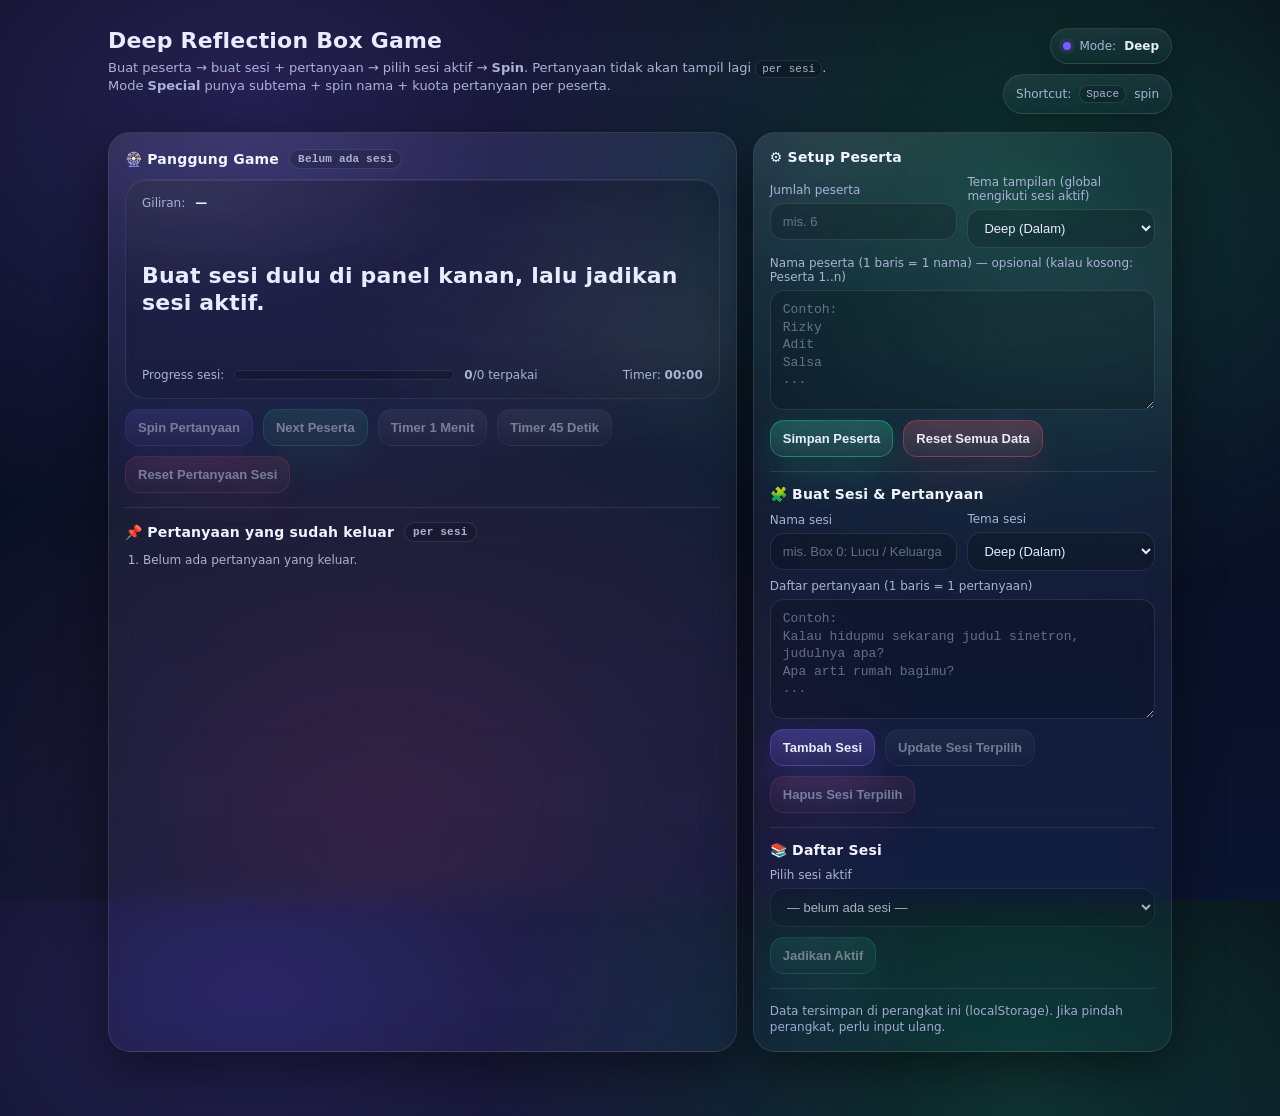
<file: games/index.html>
<!-- index.html -->
<!doctype html>
<html lang="id">
<head>
  <meta charset="utf-8" />
  <meta name="viewport" content="width=device-width,initial-scale=1" />
  <title>Deep Reflection Box Game</title>
  <link rel="stylesheet" href="./styles.css" />
</head>

<body data-theme="deep">
  <div class="wrap">
    <header>
      <div class="title">
        <h1>Deep Reflection Box Game</h1>
        <p class="subtitle">
          Buat peserta → buat sesi + pertanyaan → pilih sesi aktif → <b>Spin</b>.
          Pertanyaan tidak akan tampil lagi <span class="kbd">per sesi</span>.
          Mode <b>Special</b> punya subtema + spin nama + kuota pertanyaan per peserta.
        </p>
      </div>
      <div class="pillrow">
        <div class="pill"><span class="dot"></span> Mode: <b id="pillTheme" class="pillText">Deep</b></div>
        <div class="pill">Shortcut: <span class="kbd">Space</span> spin</div>
      </div>
    </header>

    <div class="grid">
      <!-- LEFT: Game Stage -->
      <section class="card">
        <h2>🎡 Panggung Game <span class="tag" id="activeSessionTag">Belum ada sesi</span></h2>

        <div class="stage" aria-live="polite">
          <div class="who">
            <span>Giliran:</span>
            <strong id="turnName">—</strong>
            <span id="turnHint"></span>
          </div>

          <div>
            <div class="q" id="questionText">Buat sesi dulu di panel kanan, lalu jadikan sesi aktif.</div>
          </div>

          <div class="meta">
            <div class="progress">
              <span>Progress sesi:</span>
              <div class="bar" role="progressbar" aria-label="Progress sesi">
                <i id="barFill"></i>
              </div>
              <span><b id="usedCount">0</b>/<span id="totalCount">0</span> terpakai</span>
            </div>
            <div>
              <span>Timer:</span>
              <b id="timerLabel">00:00</b>
            </div>
          </div>
        </div>

        <!-- Normal buttons -->
        <div class="btnrow" id="normalControls">
          <button class="primary" id="btnSpin" disabled>Spin Pertanyaan</button>
          <button class="good" id="btnNextTurn" disabled>Next Peserta</button>
          <button id="btnStart1m" disabled>Timer 1 Menit</button>
          <button id="btnStart45s" disabled>Timer 45 Detik</button>
          <button class="danger" id="btnResetSession" disabled>Reset Pertanyaan Sesi</button>
        </div>

        <!-- Special controls -->
        <div class="specialPanel" id="specialControls" hidden>
          <div class="specialTop">
            <div class="specialTitle">
              <h3>✨ Special Session</h3>
              <p class="subtitle mini">
                Alur: <b>Spin Nama</b> → peserta pilih <b>Subtema</b> → spin pertanyaan sampai kuota tercapai → peserta selesai → ulangi sampai semua selesai.
              </p>
            </div>
            <div class="specialStats">
              <div class="pill">
                Remaining: <b id="spRemainingCount" class="pillText">0</b>
              </div>
              <div class="pill">
                Kuota/peserta: <b id="spQuota" class="pillText">0</b>
              </div>
              <div class="pill">
                Progress peserta: <b id="spPersonProg" class="pillText">0/0</b>
              </div>
            </div>
          </div>

          <div class="divider"></div>

          <div class="row">
            <label>
              Pilih Subtema (oleh peserta)
              <select id="spSubthemeSelect" disabled></select>
            </label>

            <label>
              (Info) Pertanyaan tersisa di subtema
              <input id="spSubthemeRemaining" disabled value="—" />
            </label>
          </div>

          <div class="btnrow">
            <button class="primary" id="spSpinName" disabled>Spin Nama (Masuk Special)</button>
            <button class="good" id="spConfirmSubtheme" disabled>Kunci Subtema</button>
            <button class="primary" id="spSpinQuestion" disabled>Spin Pertanyaan (Special)</button>
            <button class="danger" id="spResetSpecialRuntime" disabled>Reset Runtime Special</button>
          </div>

          <div class="divider"></div>

          <h2>📌 Log Special (nama + subtema + pertanyaan)</h2>
          <ol class="list" id="spLog"></ol>

          <div class="divider"></div>

          <h2>👥 Remaining (yang belum special)</h2>
          <ul class="list" id="spRemainingList"></ul>
        </div>

        <div class="divider"></div>

        <h2>📌 Pertanyaan yang sudah keluar <span class="tag">per sesi</span></h2>
        <ol class="list" id="usedList"></ol>
      </section>

      <!-- RIGHT: Setup Panels -->
      <aside class="card">
        <h2>⚙️ Setup Peserta</h2>

        <div class="row">
          <label>
            Jumlah peserta
            <input type="number" id="inpCount" min="1" max="30" placeholder="mis. 6" />
          </label>
          <label>
            Tema tampilan (global mengikuti sesi aktif)
            <select id="selTheme">
              <option value="fun">Fun (Lucu)</option>
              <option value="warm">Warm (Hangat)</option>
              <option value="deep" selected>Deep (Dalam)</option>
              <option value="special">Special (Khusus)</option>
              <option value="closing">Closing (Penutup)</option>
            </select>
          </label>
        </div>

        <label class="mt8">
          Nama peserta (1 baris = 1 nama) — opsional (kalau kosong: Peserta 1..n)
          <textarea id="taNames" placeholder="Contoh:
Rizky
Adit
Salsa
..."></textarea>
        </label>

        <div class="btnrow">
          <button class="good" id="btnSavePeople">Simpan Peserta</button>
          <button class="danger" id="btnClearAll">Reset Semua Data</button>
        </div>

        <div class="divider"></div>

        <h2>🧩 Buat Sesi & Pertanyaan</h2>

        <div class="row">
          <label>
            Nama sesi
            <input id="inpSessionName" placeholder="mis. Box 0: Lucu / Keluarga / Special / Closing" />
          </label>
          <label>
            Tema sesi
            <select id="selSessionTheme">
              <option value="fun">Fun (Lucu)</option>
              <option value="warm">Warm (Hangat)</option>
              <option value="deep" selected>Deep (Dalam)</option>
              <option value="special">Special (Khusus)</option>
              <option value="closing">Closing (Penutup)</option>
            </select>
          </label>
        </div>

        <!-- NORMAL session questions -->
        <div id="normalSessionEditor">
          <label class="mt8">
            Daftar pertanyaan (1 baris = 1 pertanyaan)
            <textarea id="taQuestions" placeholder="Contoh:
Kalau hidupmu sekarang judul sinetron, judulnya apa?
Apa arti rumah bagimu?
..."></textarea>
          </label>
        </div>

        <!-- SPECIAL session editor -->
        <div id="specialSessionEditor" hidden>
          <div class="row mt8">
            <label>
              Kuota pertanyaan per peserta (Special)
              <input type="number" id="spQuotaInput" min="1" max="10" placeholder="mis. 2" />
            </label>
            <label>
              Catatan
              <input disabled value="Kuota berlaku per peserta (spin sampai kuota habis)" />
            </label>
          </div>

          <div class="divider"></div>

          <h2>🧷 Subtema Special</h2>

          <div class="row">
            <label>
              Nama Subtema
              <input id="spSubthemeName" placeholder="mis. Keluarga / Kerja / Cita-cita / Asmara / Bebas" />
            </label>
          </div>

          <label class="mt8">
            Pertanyaan Subtema (1 baris = 1 pertanyaan)
            <textarea id="spSubthemeQuestions" placeholder="Contoh:
Hal apa tentang keluargamu yang paling membentuk dirimu?
Apa tekanan terbesar dalam pekerjaanmu?
..."></textarea>
          </label>

          <div class="btnrow">
            <button class="primary" id="spAddSubtheme">Tambah Subtema</button>
            <button id="spUpdateSubtheme" disabled>Update Subtema</button>
            <button class="danger" id="spDeleteSubtheme" disabled>Hapus Subtema</button>
          </div>

          <div class="row mt8">
            <label>
              Daftar Subtema (klik untuk edit)
              <select id="spSubthemeList"></select>
            </label>
            <label>
              Info
              <input id="spSubthemeInfo" disabled value="—" />
            </label>
          </div>

          <p class="subtitle mini mt8">
            Pertanyaan yang sudah keluar akan ditandai sebagai “used” <b>per subtema</b> dan dipakai bersama semua peserta.
          </p>
        </div>

        <div class="btnrow mt8">
          <button class="primary" id="btnAddSession">Tambah Sesi</button>
          <button id="btnUpdateSession" disabled>Update Sesi Terpilih</button>
          <button class="danger" id="btnDeleteSession" disabled>Hapus Sesi Terpilih</button>
        </div>

        <div class="divider"></div>

        <h2>📚 Daftar Sesi</h2>
        <div class="row">
          <label>
            Pilih sesi aktif
            <select id="selSessions"></select>
          </label>
        </div>

        <div class="btnrow">
          <button class="good" id="btnSetActive" disabled>Jadikan Aktif</button>
        </div>

        <div class="divider"></div>

        <p class="subtitle mini">
          Data tersimpan di perangkat ini (localStorage). Jika pindah perangkat, perlu input ulang.
        </p>
      </aside>
    </div>
  </div>

  <div class="toast" id="toast"></div>

  <script src="./app.js"></script>
</body>
</html>
</file>
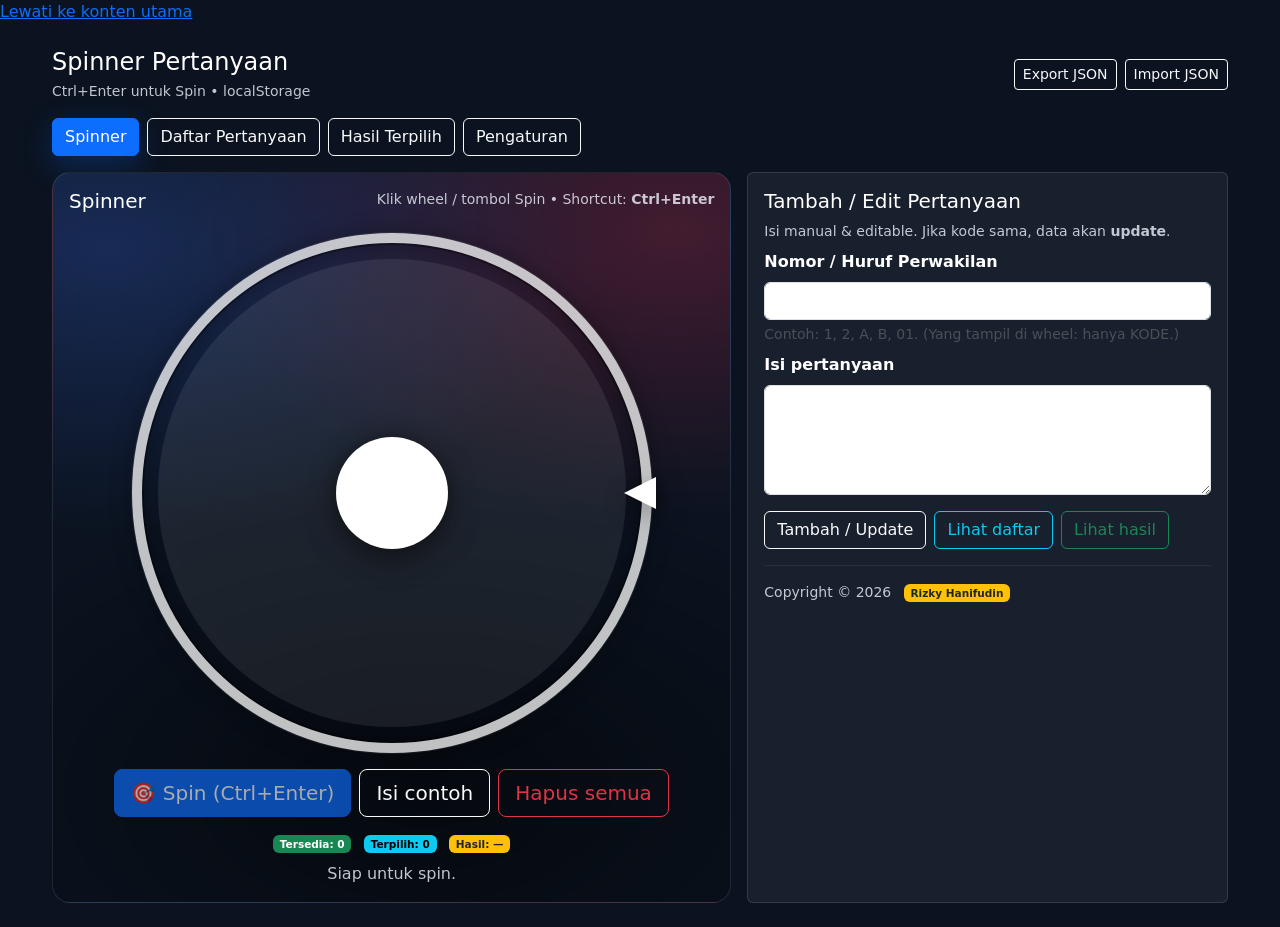
<file: question-player/index.html>
<!doctype html>
<html lang="id">
<head>
  <meta charset="utf-8" />
  <meta name="viewport" content="width=device-width,initial-scale=1" />
  <title>Spinner Pertanyaan</title>

  <!-- Bootstrap 5 -->
  <link href="https://cdn.jsdelivr.net/npm/bootstrap@5.3.3/dist/css/bootstrap.min.css" rel="stylesheet">

  <style>
    :root{
      --wheel-size: clamp(260px, 82vw, 520px);
      --focus-ring: 0 0 0 .25rem rgba(13,110,253,.25);
    }
    body { background: #0b1320; color: #e9eef7; }
    .app-wrap { max-width: 1200px; }
    .card { background: rgba(255,255,255,.06); border: 1px solid rgba(255,255,255,.12); }
    .muted { color: rgba(233,238,247,.82); }
    /* .small.muted a { color: yellow; text-decoration: none; } /* Opsional: menghapus garis bawah */ */
    /* .small.muted a:hover { color: gold; } /* Supaya saat kursor di atasnya warna tidak hilang */ */
    .form-check-label { color: rgba(233,238,247,.82); } /* putih dipengaturan  */
RGBA(var(--bs-warning-rgb), var(--bs-bg-opacity, 1)) !important
    .skip-link{
      position:absolute; left:-999px; top:0; background:#fff; color:#000;
      padding:8px 10px; z-index:9999; border-radius:10px;
    }
    .skip-link:focus{ left:12px; top:12px; box-shadow: var(--focus-ring); }

    .navbtn[aria-current="page"]{
      background: #0d6efd !important;
      border-color: #0d6efd !important;
      color: #fff !important;
      box-shadow: 0 10px 30px rgba(13,110,253,.25);
    }

    :focus-visible{ outline: none; box-shadow: var(--focus-ring); border-radius: 12px; }

    /* Stage background like your screenshot (soft dark gradient) */
    .stageBg{
      background:
        radial-gradient(900px 520px at 8% 10%, rgba(41, 72, 150,.45), rgba(0,0,0,0) 55%),
        radial-gradient(900px 520px at 92% 8%, rgba(150, 41, 72,.40), rgba(0,0,0,0) 55%),
        radial-gradient(900px 520px at 55% 85%, rgba(0, 0, 0,.55), rgba(0,0,0,0) 60%),
        #0b1320;
      border-radius: 18px;
      border: 1px solid rgba(255,255,255,.10);
    }

    /* Wheel container (drop-shadow like the image) */
    .wheelStage{
      width: var(--wheel-size);
      aspect-ratio: 1 / 1;
      margin-inline: auto;
      position: relative;
      filter: drop-shadow(0 0 10px rgba(0,0,0,.55));
      touch-action: manipulation;
      user-select:none;
    }

    canvas#wheelCanvas{
      width: 100%;
      height: 100%;
      border-radius: 9999px;
      display:block;
    }

    /* Outer rim like image: thick with subtle highlight */
    .wheelRim{
      position:absolute; inset: 0;
      border-radius: 9999px;
      border: 10px solid rgba(255,255,255,.75);
      box-shadow:
        inset 0 0 0 2px rgba(0,0,0,.35),
        0 0 0 1px rgba(255,255,255,.08);
      pointer-events:none;
    }

    /* White center circle like image */
    .wheelHub{
      position:absolute;
      inset: 50% auto auto 50%;
      transform: translate(-50%,-50%);
      width: clamp(78px, 20vw, 112px);
      height: clamp(78px, 20vw, 112px);
      border-radius: 9999px;
      background: #fff;
      box-shadow: 0 10px 30px rgba(0,0,0,.35);
      z-index: 6;
      pointer-events:none;
    }

    /* Pointer on RIGHT like your screenshot */
    .pointerLeft{
      position:absolute;
      top: 50%;
      right: -4px;
      transform: translate(0, -50%);
      width: 0; height: 0;
      border-top: 16px solid transparent;
      border-bottom: 16px solid transparent;
      border-right: 32px solid #ffffff;/* white pointer */
      z-index: 7;
      filter: drop-shadow(0 10px 12px rgba(0,0,0,.35));
      pointer-events:none;
    }

    /* Center overlay button for accessibility */
    .centerOverlay{
      position:absolute;
      inset: 50% auto auto 50%;
      transform: translate(-50%,-50%);
      width: clamp(160px, 42vw, 240px);
      height: clamp(160px, 42vw, 240px);
      border-radius: 9999px;
      background: transparent;
      border: 0;
      z-index: 8;
      display:grid;
      place-items:center;
      color: transparent;
    }

    /* Dialog */
    dialog{
      border: 1px solid rgba(255,255,255,.25);
      border-radius: 14px;
      padding: 14px;
      width: min(760px, calc(100% - 22px));
      background: #0f1a2b;
      color: #e9eef7;
    }
    dialog::backdrop{ background: rgba(0,0,0,.55); }

    .qrow{
      border: 1px solid rgba(255,255,255,.14);
      border-radius: 14px;
      padding: 10px 12px;
      background: rgba(255,255,255,.04);
    }
    .qrow:hover{ background: rgba(255,255,255,.06); }

    .code-chip{
      display:inline-flex;
      align-items:center;
      justify-content:center;
      min-width: 46px;
      padding: 6px 10px;
      border-radius: 999px;
      font-weight: 900;
      color: rgba(0,0,0,.85);
      border: 1px solid rgba(255,255,255,.25);
      user-select:none;
    }

    .sr-only{
      position:absolute !important; width:1px; height:1px;
      padding:0; margin:-1px; overflow:hidden; clip: rect(0,0,0,0);
      white-space:nowrap; border:0;
    }
  </style>
</head>

<body>
<a class="skip-link" href="#main">Lewati ke konten utama</a>

<div class="container py-4 app-wrap">
  <header class="d-flex flex-wrap align-items-center justify-content-between gap-2 mb-3">
    <div>
      <h1 class="h4 mb-1 text-white">Spinner Pertanyaan</h1>
      <div class="muted small">Ctrl+Enter untuk Spin • localStorage</div>
    </div>
    <div class="d-flex gap-2">
      <button class="btn btn-outline-light btn-sm" id="btnExport" type="button">Export JSON</button>
      <button class="btn btn-outline-light btn-sm" id="btnImport" type="button">Import JSON</button>
      <input class="sr-only" id="fileImport" type="file" accept="application/json" />
    </div>
  </header>

  <div class="sr-only" aria-live="polite" aria-atomic="true" id="live"></div>

  <nav class="d-flex flex-wrap gap-2 mb-3" aria-label="Menu">
    <button type="button" class="btn btn-outline-light navbtn" data-view="spin" aria-current="page">Spinner</button>
    <button type="button" class="btn btn-outline-light navbtn" data-view="bank">Daftar Pertanyaan</button>
    <button type="button" class="btn btn-outline-light navbtn" data-view="hasil">Hasil Terpilih</button>
    <button type="button" class="btn btn-outline-light navbtn" data-view="set">Pengaturan</button>
  </nav>

  <main id="main">
    <section data-view-section="spin">
      <div class="row g-3 align-items-stretch">
        <div class="col-12 col-lg-7">
          <div class="card p-3 h-100 stageBg">
            <div class="d-flex flex-wrap align-items-start justify-content-between gap-2">
              <h2 class="h5 mb-1 text-white">Spinner</h2>
              <div class="small muted" id="spinHelp">
                Klik wheel / tombol Spin • Shortcut: <b>Ctrl+Enter</b>
              </div>
            </div>

            <div class="mt-3 text-center" aria-describedby="spinHelp">
              <div class="wheelStage">
                <div class="pointerLeft" aria-hidden="true"></div>

                <canvas id="wheelCanvas" width="700" height="700" aria-label="Wheel spinner. Klik untuk spin, atau tekan Ctrl+Enter."></canvas>
                <div class="wheelRim" aria-hidden="true"></div>
                <div class="wheelHub" aria-hidden="true"></div>

                <button id="centerSpin" class="centerOverlay" type="button" aria-label="Spin (Ctrl+Enter)"></button>
              </div>

              <div class="mt-3 d-flex flex-column flex-sm-row justify-content-center gap-2">
                <button class="btn btn-primary btn-lg" id="btnSpin" type="button">🎯 Spin (Ctrl+Enter)</button>
                <button class="btn btn-outline-light btn-lg" id="btnResetDemo" type="button">Isi contoh</button>
                <button class="btn btn-outline-danger btn-lg" id="btnClearAll" type="button">Hapus semua</button>
              </div>

              <div class="mt-3 small">
                <span class="badge text-bg-success me-2">Tersedia: <span id="countAvailable">0</span></span>
                <span class="badge text-bg-info">Terpilih: <span id="countPicked">0</span></span>
                <span class="badge text-bg-warning text-dark ms-2">Hasil: <span id="ringValue">—</span></span>
              </div>

              <div class="mt-2 muted" id="spinStatus">Siap untuk spin.</div>
            </div>
          </div>
        </div>

        <div class="col-12 col-lg-5">
          <div class="card p-3 h-100">
            <h2 class="h5 mb-2 text-white">Tambah / Edit Pertanyaan</h2>
            <p class="muted small mb-2">Isi manual & editable. Jika kode sama, data akan <b>update</b>.</p>

            <div class="mb-2">
              <label for="kode" class="form-label fw-semibold text-white">Nomor / Huruf Perwakilan</label>
              <input id="kode" class="form-control" type="text" maxlength="8" autocomplete="off"
                     aria-describedby="kodeHint" />
              <div class="form-text text-light-emphasis" id="kodeHint">
                Contoh: 1, 2, A, B, 01. (Yang tampil di wheel: hanya KODE.)
              </div>
            </div>

            <div class="mb-2">
              <label for="pertanyaan" class="form-label fw-semibold text-white">Isi pertanyaan</label>
              <textarea id="pertanyaan" class="form-control" rows="4"></textarea>
            </div>

            <div class="d-flex flex-wrap gap-2 mt-2">
              <button class="btn btn-outline-light" id="btnAdd" type="button">Tambah / Update</button>
              <button class="btn btn-outline-info" id="btnGoBank" type="button">Lihat daftar</button>
              <button class="btn btn-outline-success" id="btnGoHasil" type="button">Lihat hasil</button>
            </div>

            <hr class="border-light border-opacity-25 my-3">
            <div class="small muted">
              Copyright © 2026 <span class="badge text-bg-warning text-dark ms-2">
    <a href="https://id.linkedin.com/in/rizky-hanifudin" class="text-dark text-decoration-none">Rizky Hanifudin</a>
</span>
            </div>
          </div>
        </div>
      </div>
    </section>

    <section data-view-section="bank" hidden>
      <div class="card p-3">
        <div class="d-flex flex-wrap align-items-center justify-content-between gap-2">
          <h2 class="h5 mb-0 text-white">Daftar Pertanyaan</h2>
          <div class="small muted">Bisa disembunyikan saat spin (pengaturan).</div>
        </div>

        <div class="mt-3 muted" id="bankEmpty">Belum ada pertanyaan.</div>
        <div class="mt-3 d-grid gap-2" id="bankList"></div>
      </div>
    </section>

    <section data-view-section="hasil" hidden>
      <div class="card p-3">
        <div class="d-flex flex-wrap align-items-center justify-content-between gap-2">
          <h2 class="h5 mb-0 text-white">Hasil Terpilih</h2>
          <div class="small muted">Riwayat pertanyaan yang sudah keluar.</div>
        </div>

        <div class="mt-3 muted" id="hasilEmpty">Belum ada hasil.</div>
        <div class="mt-3 d-grid gap-2" id="hasilList"></div>
      </div>
    </section>

    <section data-view-section="set" hidden>
      <div class="card p-3">
        <h2 class="h5 text-white">Pengaturan</h2>

        <div class="form-check form-switch mt-2">
          <input class="form-check-input" type="checkbox" id="autoRemove">
          <label class="form-check-label" for="autoRemove">
            Pertanyaan yang terpilih hilang otomatis (default ON)
          </label>
        </div>
        <div class="muted small">Jika OFF, popup punya tombol “Remove dari daftar”.</div>

        <div class="form-check form-switch mt-3">
          <input class="form-check-input" type="checkbox" id="hideBankOnSpin" checked>
          <label class="form-check-label" for="hideBankOnSpin">
            Sembunyikan daftar pertanyaan saat spin
          </label>
        </div>

        <div class="form-check form-switch mt-3">
          <input class="form-check-input" type="checkbox" id="reduceAnim">
          <label class="form-check-label" for="reduceAnim">
            Kurangi animasi spin (ramah screen reader)
          </label>
        </div>

        <div class="form-check form-switch mt-3">
          <input class="form-check-input" type="checkbox" id="soundOn">
          <label class="form-check-label" for="soundOn">
            Efek suara spin (toggle aksesibilitas)
          </label>
        </div>
        <div class="muted small">Suara dibuat dengan Web Audio (tanpa file eksternal).</div>
      </div>
    </section>
  </main>
</div>

<dialog id="dlgQuestion" aria-labelledby="dlgTitle">
  <h2 id="dlgTitle" class="h5 mb-2">Pertanyaan terpilih</h2>
  <p class="mb-2"><b>Kode:</b> <span id="dlgCode">—</span></p>
  <p class="mb-1"><b>Pertanyaan:</b></p>
  <p id="dlgText" class="mb-3"></p>

  <div class="d-flex flex-wrap gap-2 justify-content-end">
    <button class="btn btn-primary" id="dlgOk" type="button">OK</button>
    <button class="btn btn-outline-danger" id="dlgRemove" type="button" hidden>Remove dari daftar</button>
  </div>
</dialog>

<dialog id="dlgConfirm" aria-labelledby="dlgConfirmTitle">
  <h2 id="dlgConfirmTitle" class="h5 mb-2">Konfirmasi</h2>
  <p id="dlgConfirmText" class="mb-3">—</p>
  <div class="d-flex flex-wrap gap-2 justify-content-end">
    <button class="btn btn-primary" id="confirmYes" type="button">Ya</button>
    <button class="btn btn-outline-light" id="confirmNo" type="button">Tidak</button>
  </div>
</dialog>

<script>
(() => {
  const LS_KEY = "spinner_qa_style_like_image_v1";
  const $ = (id) => document.getElementById(id);

  const live = $("live");
  const canvas = $("wheelCanvas");
  const ctx = canvas.getContext("2d");

  const ringValue = $("ringValue");
  const spinStatus = $("spinStatus");
  const btnSpin = $("btnSpin");
  const centerSpin = $("centerSpin");
  const btnAdd = $("btnAdd");
  const btnGoBank = $("btnGoBank");
  const btnGoHasil = $("btnGoHasil");
  const btnResetDemo = $("btnResetDemo");
  const btnClearAll = $("btnClearAll");

  const inpCode = $("kode");
  const inpText = $("pertanyaan");

  const countAvailable = $("countAvailable");
  const countPicked = $("countPicked");

  const bankList = $("bankList");
  const bankEmpty = $("bankEmpty");
  const hasilList = $("hasilList");
  const hasilEmpty = $("hasilEmpty");

  const dlgQuestion = $("dlgQuestion");
  const dlgCode = $("dlgCode");
  const dlgText = $("dlgText");
  const dlgOk = $("dlgOk");
  const dlgRemove = $("dlgRemove");

  const dlgConfirm = $("dlgConfirm");
  const dlgConfirmText = $("dlgConfirmText");
  const confirmYes = $("confirmYes");
  const confirmNo = $("confirmNo");

  const autoRemove = $("autoRemove");
  const hideBankOnSpin = $("hideBankOnSpin");
  const reduceAnim = $("reduceAnim");
  const soundOn = $("soundOn");

  const btnExport = $("btnExport");
  const btnImport = $("btnImport");
  const fileImport = $("fileImport");

  let state = {
    items: [],
    picked: [],
    settings: {
      autoRemove: true,
      hideBankOnSpin: true,
      reduceAnim: false,
      soundOn: false
    }
  };

  const SLICE_COLORS = ["#d7192a", "#2b66d9", "#18a84a", "#f3c11b"]; // red, blue, green, yellow
  function colorForIndex(i){ return SLICE_COLORS[i % SLICE_COLORS.length]; }
  function textColorForFill(hex){
    if (hex === "#f3c11b" || hex === "#18a84a") return "rgba(0,0,0,.80)";
    return "rgba(255,255,255,.92)";
  }

  function cryptoInt(n){
    if (n <= 1) return 0;
    const buf = new Uint32Array(1);
    const max = 0xFFFFFFFF;
    const limit = max - (max % n);
    while (true){
      crypto.getRandomValues(buf);
      const x = buf[0];
      if (x < limit) return x % n;
    }
  }

  let audioCtx = null;
  function ensureAudio(){
    if (!audioCtx) audioCtx = new (window.AudioContext || window.webkitAudioContext)();
  }
  function beep(freq=440, duration=0.08, gain=0.05, type="sine"){
    if (!state.settings.soundOn) return;
    try{
      ensureAudio();
      const t0 = audioCtx.currentTime;
      const o = audioCtx.createOscillator();
      const g = audioCtx.createGain();
      o.type = type;
      o.frequency.setValueAtTime(freq, t0);
      g.gain.setValueAtTime(gain, t0);
      g.gain.exponentialRampToValueAtTime(0.0001, t0 + duration);
      o.connect(g); g.connect(audioCtx.destination);
      o.start(t0);
      o.stop(t0 + duration);
    }catch{}
  }
  function spinSound(){
    if (!state.settings.soundOn) return;
    const steps = 12;
    for (let i=0;i<steps;i++){
      setTimeout(() => beep(220 + i*55, 0.045, 0.03, "triangle"), i*55);
    }
  }
  function winSound(){
    beep(740, 0.10, 0.06, "sine");
    setTimeout(() => beep(980, 0.10, 0.05, "sine"), 110);
  }

  function announce(msg){
    live.textContent = "";
    setTimeout(() => { live.textContent = msg; }, 10);
  }

  function save(){ localStorage.setItem(LS_KEY, JSON.stringify(state)); }
  function load(){
    try{
      const raw = localStorage.getItem(LS_KEY);
      if (!raw) return;
      const parsed = JSON.parse(raw);
      if (parsed && typeof parsed === "object") state = parsed;
    }catch{}
  }
  function availableItems(){ return state.items.filter(it => !it.removed); }

  function applySettingsUI(){
    state.settings = Object.assign({autoRemove:true, hideBankOnSpin:true, reduceAnim:false, soundOn:false}, state.settings||{});
    autoRemove.checked = !!state.settings.autoRemove;
    hideBankOnSpin.checked = !!state.settings.hideBankOnSpin;
    reduceAnim.checked = !!state.settings.reduceAnim;
    soundOn.checked = !!state.settings.soundOn;
  }

  function goView(name){
    document.querySelectorAll(".navbtn").forEach(btn => {
      btn.setAttribute("aria-current", btn.dataset.view === name ? "page" : "false");
    });
    document.querySelectorAll("[data-view-section]").forEach(sec => {
      sec.hidden = sec.dataset.viewSection !== name;
    });
  }
  document.querySelectorAll(".navbtn").forEach(btn => btn.addEventListener("click", () => goView(btn.dataset.view)));
  btnGoBank.addEventListener("click", () => goView("bank"));
  btnGoHasil.addEventListener("click", () => goView("hasil"));

  autoRemove.addEventListener("change", () => { state.settings.autoRemove = autoRemove.checked; save(); announce(`Auto remove ${autoRemove.checked ? "aktif" : "nonaktif"}.`); });
  hideBankOnSpin.addEventListener("change", () => { state.settings.hideBankOnSpin = hideBankOnSpin.checked; save(); announce(`Sembunyikan daftar saat spin ${hideBankOnSpin.checked ? "aktif" : "nonaktif"}.`); });
  reduceAnim.addEventListener("change", () => { state.settings.reduceAnim = reduceAnim.checked; save(); announce(`Kurangi animasi ${reduceAnim.checked ? "aktif" : "nonaktif"}.`); });
  soundOn.addEventListener("change", () => {
    state.settings.soundOn = soundOn.checked;
    save();
    if (state.settings.soundOn) beep(520, 0.06, 0.04, "sine");
    announce(`Suara ${soundOn.checked ? "aktif" : "nonaktif"}.`);
  });

  btnAdd.addEventListener("click", () => {
    const code = inpCode.value.trim();
    const text = inpText.value.trim();
    if (!code){ announce("Kode wajib diisi."); inpCode.focus(); return; }
    if (!text){ announce("Pertanyaan wajib diisi."); inpText.focus(); return; }

    const existing = state.items.find(it => !it.removed && it.code.toLowerCase() === code.toLowerCase());
    if (existing){
      existing.code = code; existing.text = text;
      announce(`Pertanyaan kode ${code} diperbarui.`);
    } else {
      state.items.push({ id: crypto.randomUUID(), code, text, removed:false });
      announce(`Pertanyaan kode ${code} ditambahkan.`);
    }
    inpCode.value = ""; inpText.value = "";
    save(); renderAll(); inpCode.focus();
  });

  btnResetDemo.addEventListener("click", () => {
    if (state.items.length){
      confirmDialog("Tambah data contoh tanpa menghapus data yang ada?", () => addDemo(false));
      return;
    }
    addDemo(true);
  });

  function addDemo(clearFirst){
    if (clearFirst){ state.items=[]; state.picked=[]; }
    const demo = [
      ["2. HD", "Contoh pertanyaan untuk 2. HD"],
      ["asd", "Contoh pertanyaan untuk asd"],
      ["psp", "Contoh pertanyaan untuk psp"],
      ["osa", "Contoh pertanyaan untuk osa"],
      ["1", "Sebutkan 1 hal yang kamu pelajari minggu ini."],
      ["A", "Ceritakan 1 pencapaian kecil yang kamu banggakan."],
      ["B", "Apa satu hal yang ingin kamu tanyakan ke tim?"],
      ["3", "Jika bisa mengubah 1 proses kerja, apa itu?"],
    ];
    for (const [c,t] of demo) state.items.push({ id: crypto.randomUUID(), code:c, text:t, removed:false });
    save(); renderAll(); announce("Contoh data ditambahkan.");
  }

  btnClearAll.addEventListener("click", () => {
    confirmDialog("Hapus semua data pertanyaan dan hasil?", () => {
      state.items=[]; state.picked=[];
      save(); renderAll();
      ringValue.textContent = "—";
      announce("Semua data dihapus.");
    });
  });

  btnExport.addEventListener("click", () => {
    const blob = new Blob([JSON.stringify(state, null, 2)], { type: "application/json" });
    const a = document.createElement("a");
    a.href = URL.createObjectURL(blob);
    a.download = "spinner-pertanyaan.json";
    a.click();
    URL.revokeObjectURL(a.href);
    announce("Export JSON dibuat.");
  });
  btnImport.addEventListener("click", () => fileImport.click());
  fileImport.addEventListener("change", async () => {
    const f = fileImport.files && fileImport.files[0];
    if (!f) return;
    try{
      const txt = await f.text();
      const parsed = JSON.parse(txt);
      if (!parsed || typeof parsed !== "object") throw new Error("format");
      if (!Array.isArray(parsed.items) || !Array.isArray(parsed.picked) || !parsed.settings) throw new Error("format");
      state = parsed;
      save(); renderAll();
      announce("Import berhasil.");
    }catch{
      announce("Import gagal. Pastikan file JSON valid.");
    }finally{
      fileImport.value = "";
    }
  });

  function renderCounts(){
    countAvailable.textContent = String(availableItems().length);
    countPicked.textContent = String(state.picked.length);
    btnSpin.disabled = availableItems().length === 0 || spinning;
    centerSpin.disabled = btnSpin.disabled;
  }

  function escapeHtml(s){
    return String(s).replace(/[&<>"']/g, m => ({ "&":"&amp;","<":"&lt;",">":"&gt;",'"':"&quot;","'":"&#039;" }[m]));
  }

  function renderBank(){
    const items = availableItems();
    bankList.innerHTML = "";
    bankEmpty.hidden = items.length !== 0;

    items.forEach((it, idx) => {
      const row = document.createElement("div");
      row.className = "qrow d-flex flex-column flex-sm-row gap-2 align-items-start align-items-sm-center justify-content-between";

      const left = document.createElement("div");
      left.className = "d-flex gap-2 align-items-start";

      const chip = document.createElement("span");
      chip.className = "code-chip";
      chip.textContent = it.code;
      chip.style.background = colorForIndex(idx);

      const text = document.createElement("div");
      text.innerHTML = `<div class="fw-semibold text-white">${escapeHtml(it.text)}</div>`;
      left.append(chip, text);

      const right = document.createElement("div");
      right.className = "d-flex flex-wrap gap-2";

      const editBtn = document.createElement("button");
      editBtn.type = "button";
      editBtn.className = "btn btn-outline-info btn-sm";
      editBtn.textContent = "Edit";
      editBtn.setAttribute("aria-label", `Edit pertanyaan kode ${it.code}`);

      const delBtn = document.createElement("button");
      delBtn.type = "button";
      delBtn.className = "btn btn-outline-danger btn-sm";
      delBtn.textContent = "Hapus";
      delBtn.setAttribute("aria-label", `Hapus pertanyaan kode ${it.code}`);

      editBtn.addEventListener("click", () => {
        inpCode.value = it.code;
        inpText.value = it.text;
        announce(`Mode edit untuk kode ${it.code}.`);
        goView("spin");
        inpCode.focus();
      });

      delBtn.addEventListener("click", () => confirmDialog(`Hapus pertanyaan ${it.code}?`, () => {
        it.removed = true;
        save();
        renderAll();
        announce(`Pertanyaan ${it.code} dihapus.`);
      }));

      right.append(editBtn, delBtn);
      row.append(left, right);
      bankList.append(row);
    });
  }

  function renderHasil(){
    hasilList.innerHTML = "";
    hasilEmpty.hidden = state.picked.length !== 0;

    [...state.picked].slice().reverse().forEach((p) => {
      const row = document.createElement("div");
      row.className = "qrow";
      const when = new Date(p.atISO).toLocaleString();
      row.innerHTML = `
        <div class="d-flex flex-wrap gap-2 align-items-center">
          <span class="badge text-bg-warning text-dark">Terpilih</span>
          <span class="fw-bold text-white">${escapeHtml(p.code)}</span>
          <span class="muted small">${escapeHtml(when)}</span>
        </div>
        <div class="mt-1 text-white">${escapeHtml(p.text)}</div>
      `;
      hasilList.append(row);
    });
  }

  let lastFocusEl = null;
  function confirmDialog(text, onYes){
    dlgConfirmText.textContent = text;
    lastFocusEl = document.activeElement;
    dlgConfirm.showModal();

    const cleanup = () => { confirmYes.onclick = null; confirmNo.onclick = null; };
    confirmYes.onclick = () => { dlgConfirm.close(); cleanup(); onYes?.(); restoreFocus(); };
    confirmNo.onclick = () => { dlgConfirm.close(); cleanup(); restoreFocus(); };
  }
  function restoreFocus(){
    (lastFocusEl && lastFocusEl.focus) ? lastFocusEl.focus() : btnSpin.focus();
  }

  function showQuestionDialog(item){
    dlgCode.textContent = item.code;
    dlgText.textContent = item.text;
    dlgRemove.hidden = !!state.settings.autoRemove;

    dlgQuestion.showModal();
    setTimeout(() => dlgOk.focus(), 0);

    dlgOk.onclick = () => { dlgQuestion.close(); btnSpin.focus(); };
    dlgRemove.onclick = () => {
      const it = state.items.find(x => x.id === item.id);
      if (it) it.removed = true;
      save(); renderAll();
      announce(`Pertanyaan ${item.code} dihapus dari daftar.`);
      dlgQuestion.close();
      btnSpin.focus();
    };
  }

  // ===== Canvas wheel =====
  let currentAngle = 0;  // radians
  let spinning = false;

  // Glow highlight (pulse)
  let highlightIndex = -1;
  let highlightUntil = 0;

  function fitCanvasToCSS(){
    const rect = canvas.getBoundingClientRect();
    const dpr = Math.max(1, window.devicePixelRatio || 1);
    const size = Math.floor(Math.min(rect.width, rect.height) * dpr);
    if (canvas.width !== size || canvas.height !== size){
      canvas.width = size;
      canvas.height = size;
    }
  }

  function drawWheel(now=performance.now()){
    fitCanvasToCSS();
    const items = availableItems();
    const w = canvas.width, h = canvas.height;
    const cx = w/2, cy = h/2;
    const r = Math.min(cx, cy) * 0.90;

    ctx.clearRect(0,0,w,h);

    ctx.save();
    ctx.translate(cx, cy);
    ctx.rotate(currentAngle);

    if (!items.length){
      ctx.beginPath();
      ctx.arc(0,0,r,0,Math.PI*2);
      ctx.fillStyle = "rgba(255,255,255,.08)";
      ctx.fill();
      ctx.restore();
      requestAnimationFrame(drawWheel);
      return;
    }

    const total = items.length;
    const slice = (Math.PI*2) / total;

    for (let i=0;i<total;i++){
      const start = i*slice;
      const end = start + slice;

      const fill = colorForIndex(i);

      ctx.beginPath();
      ctx.moveTo(0,0);
      ctx.arc(0,0,r,start,end);
      ctx.closePath();
      ctx.fillStyle = fill;
      ctx.fill();

      // separator
      ctx.strokeStyle = "rgba(0,0,0,.28)";
      ctx.lineWidth = Math.max(1, w * 0.0028);
      ctx.stroke();

      const code = String(items[i].code ?? "").trim();
      if (code){
        const mid = start + slice/2;
        ctx.save();
        ctx.rotate(mid);
        ctx.translate(r*0.62, 0);
        ctx.rotate(Math.PI/2); // tangential

        // keep upright
        if (mid > Math.PI/2 && mid < 3*Math.PI/2){
          ctx.rotate(Math.PI);
        }

        const fontSize = Math.floor(w * 0.06);
        ctx.font = `800 ${fontSize}px system-ui, -apple-system, Segoe UI, Roboto, Arial, sans-serif`;
        ctx.textAlign = "center";
        ctx.textBaseline = "middle";

        ctx.lineWidth = Math.max(2, fontSize * 0.10);
        ctx.strokeStyle = "rgba(0,0,0,.30)";
        ctx.strokeText(code, 0, 0);

        ctx.fillStyle = textColorForFill(fill);
        ctx.fillText(code, 0, 0);
        ctx.restore();
      }
    }

    // Soft sheen overlay
    ctx.save();
    ctx.beginPath();
    ctx.arc(0,0,r,0,Math.PI*2);
    ctx.clip();
    const grad = ctx.createRadialGradient(-r*0.25, -r*0.35, r*0.05, 0, 0, r*1.2);
    grad.addColorStop(0, "rgba(255,255,255,.22)");
    grad.addColorStop(0.35, "rgba(255,255,255,.06)");
    grad.addColorStop(1, "rgba(255,255,255,0)");
    ctx.fillStyle = grad;
    ctx.fillRect(-r, -r, r*2, r*2);
    ctx.restore();

    // Winner glow
    if (highlightIndex >= 0 && now < highlightUntil){
      const start = highlightIndex*slice;
      const end = start + slice;

      const left = highlightUntil - now;
      const pulse = 0.55 + 0.35*Math.sin((left/1000)*Math.PI*4);

      ctx.save();
      ctx.globalAlpha = Math.max(0.2, Math.min(0.95, pulse));
      ctx.shadowColor = "rgba(255,255,255,0.95)";
      ctx.shadowBlur = Math.floor(w * 0.03);

      ctx.beginPath();
      ctx.moveTo(0,0);
      ctx.arc(0,0,r*1.01,start,end);
      ctx.closePath();
      ctx.fillStyle = "rgba(255,255,255,0.65)";
      ctx.fill();
      ctx.restore();
    }

    ctx.restore();
    requestAnimationFrame(drawWheel);
  }

  function doSpin(){
    if (spinning) return;
    const items = availableItems();
    if (!items.length){ announce("Tidak ada pertanyaan tersedia."); return; }

    spinning = true;
    btnSpin.disabled = true;
    centerSpin.disabled = true;
    lastFocusEl = document.activeElement;

    const bankSec = document.querySelector('[data-view-section="bank"]');
    const shouldHide = !!state.settings.hideBankOnSpin;
    if (shouldHide){
      bankSec.setAttribute("aria-hidden", "true");
      try { bankSec.inert = true; } catch {}
    }

    spinStatus.textContent = "Sedang spin…";

    const total = items.length;
    const winnerIndex = cryptoInt(total);
    const winner = items[winnerIndex];

    const slice = (Math.PI*2) / total;
    const winnerCenter = (winnerIndex * slice) + (slice/2);

    // Pointer is on RIGHT => 0 radians
    const prefersReduced = window.matchMedia("(prefers-reduced-motion: reduce)").matches;
    const doReduced = !!state.settings.reduceAnim || prefersReduced;

    const extraSpins = doReduced ? 0 : (Math.PI*2) * (4 + cryptoInt(2)); // 4-5 spins
    const target = currentAngle + extraSpins + (0 - winnerCenter);

    spinSound();

    const startA = currentAngle;
    const delta = (target - startA);
    const duration = doReduced ? 240 : 2200;
    const startT = performance.now();

    function easeOutBack(x){
      const c1 = 1.70158;
      const c3 = c1 + 1;
      return 1 + c3*Math.pow(x-1,3) + c1*Math.pow(x-1,2);
    }

    function step(now){
      const t = Math.min(1, (now - startT)/duration);
      const e = doReduced ? t : easeOutBack(t);
      currentAngle = startA + delta * e;

      if (!doReduced && t < 0.9){
        ringValue.textContent = String(items[cryptoInt(total)].code);
      }

      if (t < 1){
        requestAnimationFrame(step);
      } else {
        currentAngle = target;
        ringValue.textContent = winner.code;
        spinStatus.textContent = `Terpilih: ${winner.code}`;
        announce(`Hasil spin: ${winner.code}. Popup pertanyaan terbuka.`);
        winSound();

        highlightIndex = winnerIndex;
        highlightUntil = performance.now() + 1800;

        state.picked.push({ id: winner.id, code: winner.code, text: winner.text, atISO: new Date().toISOString() });

        if (state.settings.autoRemove){
          const it = state.items.find(x => x.id === winner.id);
          if (it) it.removed = true;
        }

        save();
        renderAll();
        showQuestionDialog(winner);

        if (shouldHide){
          bankSec.removeAttribute("aria-hidden");
          try { bankSec.inert = false; } catch {}
        }

        spinning = false;
        renderCounts();
      }
    }

    requestAnimationFrame(step);
  }

  btnSpin.addEventListener("click", doSpin);
  centerSpin.addEventListener("click", doSpin);
  canvas.addEventListener("click", doSpin);

  document.addEventListener("keydown", (e) => {
    if (e.ctrlKey && e.key === "Enter"){
      e.preventDefault();
      doSpin();
    }
  });

  function renderAll(){
    applySettingsUI();
    renderCounts();
    renderBank();
    renderHasil();
  }

  load();
  applySettingsUI();
  renderAll();
  requestAnimationFrame(drawWheel);
})();
</script>

</body>
</html>
</file>
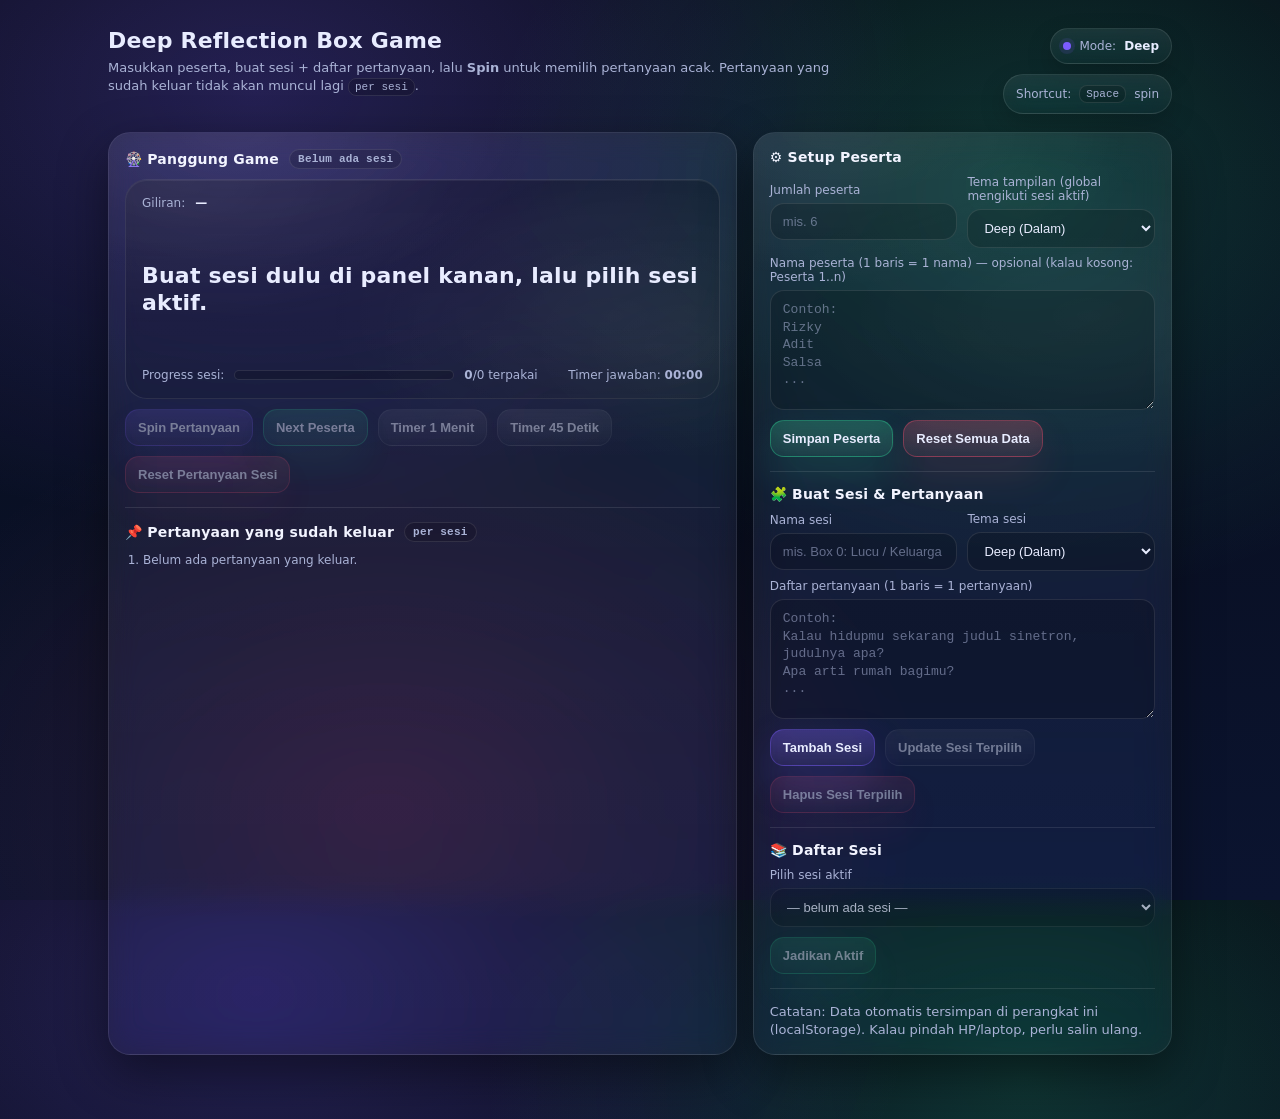
<file: games2/index-deep.html>
<!doctype html>
<html lang="id">
<head>
  <meta charset="utf-8" />
  <meta name="viewport" content="width=device-width,initial-scale=1" />
  <title>Deep Reflection Box Game</title>
  <style>
    :root{
      --bg0:#0b1020;
      --bg1:#0f1730;
      --card:#141c38cc;
      --card2:#111831cc;
      --text:#e8ecff;
      --muted:#aab3d6;
      --accent:#7c5cff;
      --accent2:#2ee59d;
      --danger:#ff4d6d;
      --border:rgba(255,255,255,.10);
      --shadow: 0 18px 50px rgba(0,0,0,.45);
      --radius:22px;
      --glass: blur(14px) saturate(135%);
      --mono: ui-monospace, SFMono-Regular, Menlo, Monaco, Consolas, "Liberation Mono","Courier New", monospace;
      --sans: ui-sans-serif, system-ui, -apple-system, Segoe UI, Roboto, Arial, "Noto Sans", "Apple Color Emoji","Segoe UI Emoji";
    }

    /* Themes (per sesi) via data-theme on <body> */
    body[data-theme="fun"]{
      --accent:#ff4fd8;
      --accent2:#ffd66d;
      --bg0:#120822;
      --bg1:#1a0d30;
    }
    body[data-theme="warm"]{
      --accent:#ff8a00;
      --accent2:#ffd36f;
      --bg0:#0f0b07;
      --bg1:#1a130d;
    }
    body[data-theme="deep"]{
      --accent:#7c5cff;
      --accent2:#2ee59d;
      --bg0:#070b16;
      --bg1:#0b1430;
    }
    body[data-theme="closing"]{
      --accent:#66ccff;
      --accent2:#b7ffda;
      --bg0:#061018;
      --bg1:#091a23;
    }

    *{box-sizing:border-box}
    html,body{height:100%}
    body{
      margin:0;
      font-family:var(--sans);
      color:var(--text);
      background:
        radial-gradient(1200px 800px at 20% 10%, rgba(124,92,255,.25), transparent 55%),
        radial-gradient(900px 700px at 80% 20%, rgba(46,229,157,.18), transparent 60%),
        radial-gradient(900px 700px at 30% 90%, rgba(255,77,109,.12), transparent 60%),
        linear-gradient(180deg, var(--bg0), var(--bg1));
      overflow-x:hidden;
    }
    a{color:inherit}
    .wrap{
      max-width:1100px;
      margin:0 auto;
      padding:28px 18px 64px;
    }
    header{
      display:flex;
      gap:16px;
      align-items:flex-start;
      justify-content:space-between;
      margin-bottom:18px;
    }
    .title{
      display:flex;
      flex-direction:column;
      gap:6px;
    }
    h1{
      margin:0;
      font-size:22px;
      letter-spacing:.2px;
      font-weight:750;
    }
    .subtitle{
      margin:0;
      color:var(--muted);
      font-size:13px;
      line-height:1.35;
      max-width:780px;
    }
    .pillrow{
      display:flex;
      flex-wrap:wrap;
      gap:10px;
      align-items:center;
      justify-content:flex-end;
    }
    .pill{
      display:inline-flex;
      align-items:center;
      gap:8px;
      padding:10px 12px;
      border:1px solid var(--border);
      background:linear-gradient(180deg, rgba(255,255,255,.08), rgba(255,255,255,.03));
      border-radius:999px;
      box-shadow:0 10px 26px rgba(0,0,0,.18);
      backdrop-filter:var(--glass);
      font-size:12px;
      color:var(--muted);
      user-select:none;
    }
    .dot{
      width:8px;height:8px;border-radius:99px;
      background:var(--accent);
      box-shadow:0 0 0 4px rgba(124,92,255,.12);
    }

    .grid{
      display:grid;
      grid-template-columns: 1.2fr .8fr;
      gap:16px;
    }
    @media (max-width: 980px){
      .grid{grid-template-columns:1fr}
      header{flex-direction:column;align-items:stretch}
      .pillrow{justify-content:flex-start}
    }

    .card{
      border:1px solid var(--border);
      border-radius:var(--radius);
      background:linear-gradient(180deg, rgba(255,255,255,.07), rgba(255,255,255,.03));
      box-shadow:var(--shadow);
      backdrop-filter:var(--glass);
      padding:16px;
      position:relative;
      overflow:hidden;
    }
    .card:before{
      content:"";
      position:absolute; inset:-2px;
      background: radial-gradient(520px 260px at 20% 0%, rgba(255,255,255,.08), transparent 60%),
                  radial-gradient(520px 260px at 80% 20%, rgba(255,255,255,.05), transparent 60%);
      pointer-events:none;
      opacity:.8;
    }
    .card > *{position:relative; z-index:1}

    .card h2{
      margin:0 0 10px;
      font-size:14px;
      font-weight:750;
      letter-spacing:.2px;
      color:#f2f4ff;
      display:flex;
      align-items:center;
      gap:10px;
    }
    .tag{
      font-family:var(--mono);
      font-size:11px;
      padding:3px 8px;
      border-radius:999px;
      border:1px solid var(--border);
      color:var(--muted);
      background:rgba(0,0,0,.15);
    }

    .row{
      display:flex; gap:10px; flex-wrap:wrap; align-items:center;
    }
    label{
      font-size:12px; color:var(--muted);
      display:flex; flex-direction:column; gap:6px;
      min-width:180px;
      flex:1;
    }
    input, textarea, select{
      width:100%;
      padding:10px 12px;
      border-radius:14px;
      border:1px solid var(--border);
      background:rgba(0,0,0,.18);
      color:var(--text);
      outline:none;
      font-size:13px;
    }
    textarea{min-height:120px; resize:vertical; line-height:1.35}
    input::placeholder, textarea::placeholder{color:rgba(170,179,214,.55)}
    select{cursor:pointer}

    .btnrow{display:flex; gap:10px; flex-wrap:wrap; align-items:center; margin-top:10px}
    button{
      border:1px solid var(--border);
      background:linear-gradient(180deg, rgba(255,255,255,.10), rgba(255,255,255,.02));
      color:var(--text);
      padding:10px 12px;
      border-radius:14px;
      cursor:pointer;
      font-weight:650;
      font-size:13px;
      transition: transform .08s ease, border-color .15s ease, background .15s ease;
      backdrop-filter:var(--glass);
      user-select:none;
    }
    button:hover{transform:translateY(-1px); border-color:rgba(255,255,255,.18)}
    button:active{transform:translateY(0px) scale(.99)}
    button.primary{
      border-color:rgba(124,92,255,.35);
      background:linear-gradient(180deg, rgba(124,92,255,.32), rgba(124,92,255,.12));
      box-shadow:0 18px 40px rgba(124,92,255,.18);
    }
    button.good{
      border-color:rgba(46,229,157,.35);
      background:linear-gradient(180deg, rgba(46,229,157,.22), rgba(46,229,157,.10));
      box-shadow:0 18px 40px rgba(46,229,157,.14);
    }
    button.danger{
      border-color:rgba(255,77,109,.35);
      background:linear-gradient(180deg, rgba(255,77,109,.22), rgba(255,77,109,.08));
      box-shadow:0 18px 40px rgba(255,77,109,.12);
    }
    button:disabled{
      opacity:.45;
      cursor:not-allowed;
      transform:none;
    }

    .divider{
      height:1px; background:var(--border);
      margin:14px 0;
    }

    .big{
      display:grid;
      grid-template-columns: 1fr;
      gap:10px;
    }
    .stage{
      padding:16px;
      border-radius:var(--radius);
      border:1px solid var(--border);
      background:linear-gradient(180deg, rgba(0,0,0,.22), rgba(0,0,0,.10));
      box-shadow: inset 0 1px 0 rgba(255,255,255,.06);
      min-height:220px;
      display:flex;
      flex-direction:column;
      justify-content:space-between;
      position:relative;
      overflow:hidden;
    }
    .stage:after{
      content:"";
      position:absolute;
      inset:-30px;
      background:
        radial-gradient(500px 260px at 12% 10%, rgba(255,255,255,.08), transparent 60%),
        radial-gradient(520px 320px at 90% 70%, rgba(255,255,255,.05), transparent 65%);
      opacity:.75;
      pointer-events:none;
    }
    .stage > *{position:relative; z-index:1}

    .who{
      display:flex; gap:10px; align-items:center; flex-wrap:wrap;
      color:var(--muted);
      font-size:12px;
    }
    .who strong{color:var(--text)}
    .q{
      margin:12px 0 0;
      font-size:22px;
      line-height:1.25;
      font-weight:760;
      letter-spacing:.2px;
    }
    .meta{
      display:flex;
      gap:10px;
      flex-wrap:wrap;
      justify-content:space-between;
      align-items:center;
      margin-top:12px;
      color:var(--muted);
      font-size:12px;
    }
    .progress{
      display:flex;
      gap:10px;
      align-items:center;
      flex-wrap:wrap;
    }
    .bar{
      width:220px;
      height:10px;
      border-radius:999px;
      border:1px solid var(--border);
      background:rgba(0,0,0,.18);
      overflow:hidden;
    }
    .bar > i{
      display:block;
      height:100%;
      width:0%;
      background:linear-gradient(90deg, var(--accent), var(--accent2));
      border-radius:999px;
      transition:width .2s ease;
    }

    .list{
      margin:0;
      padding-left:18px;
      color:var(--muted);
      font-size:12px;
      line-height:1.4;
      max-height:210px;
      overflow:auto;
    }
    .kbd{
      font-family:var(--mono);
      font-size:11px;
      padding:2px 6px;
      border-radius:8px;
      border:1px solid var(--border);
      background:rgba(0,0,0,.18);
      color:var(--muted);
    }

    .toast{
      position:fixed;
      right:18px;
      bottom:18px;
      z-index:50;
      padding:10px 12px;
      border-radius:14px;
      border:1px solid var(--border);
      background:rgba(0,0,0,.35);
      backdrop-filter:var(--glass);
      box-shadow:0 18px 46px rgba(0,0,0,.35);
      color:var(--text);
      font-size:12px;
      display:none;
      max-width:min(420px, calc(100vw - 36px));
    }
  </style>
</head>

<body data-theme="deep">
  <div class="wrap">
    <header>
      <div class="title">
        <h1>Deep Reflection Box Game</h1>
        <p class="subtitle">
          Masukkan peserta, buat sesi + daftar pertanyaan, lalu <b>Spin</b> untuk memilih pertanyaan acak.
          Pertanyaan yang sudah keluar tidak akan muncul lagi <span class="kbd">per sesi</span>.
        </p>
      </div>
      <div class="pillrow">
        <div class="pill"><span class="dot"></span> Mode: <b id="pillTheme" style="color:var(--text)">Deep</b></div>
        <div class="pill">Shortcut: <span class="kbd">Space</span> spin</div>
      </div>
    </header>

    <div class="grid">
      <!-- LEFT: Game Stage -->
      <section class="card">
        <h2>🎡 Panggung Game <span class="tag" id="activeSessionTag">Belum ada sesi</span></h2>

        <div class="stage" aria-live="polite">
          <div class="who">
            <span>Giliran:</span>
            <strong id="turnName">—</strong>
            <span id="turnHint"></span>
          </div>

          <div>
            <div class="q" id="questionText">Buat sesi dulu di panel kanan, lalu pilih sesi aktif.</div>
          </div>

          <div class="meta">
            <div class="progress">
              <span>Progress sesi:</span>
              <div class="bar" role="progressbar" aria-label="Progress sesi">
                <i id="barFill"></i>
              </div>
              <span><b id="usedCount">0</b>/<span id="totalCount">0</span> terpakai</span>
            </div>
            <div>
              <span>Timer jawaban:</span>
              <b id="timerLabel">00:00</b>
            </div>
          </div>
        </div>

        <div class="btnrow">
          <button class="primary" id="btnSpin" disabled>Spin Pertanyaan</button>
          <button class="good" id="btnNextTurn" disabled>Next Peserta</button>
          <button id="btnStart1m" disabled>Timer 1 Menit</button>
          <button id="btnStart45s" disabled>Timer 45 Detik</button>
          <button class="danger" id="btnResetSession" disabled>Reset Pertanyaan Sesi</button>
        </div>

        <div class="divider"></div>

        <h2>📌 Pertanyaan yang sudah keluar <span class="tag">per sesi</span></h2>
        <ol class="list" id="usedList"></ol>
      </section>

      <!-- RIGHT: Setup Panels -->
      <aside class="card">
        <h2>⚙️ Setup Peserta</h2>

        <div class="row">
          <label>
            Jumlah peserta
            <input type="number" id="inpCount" min="1" max="30" placeholder="mis. 6" />
          </label>
          <label>
            Tema tampilan (global mengikuti sesi aktif)
            <select id="selTheme">
              <option value="fun">Fun (Lucu)</option>
              <option value="warm">Warm (Hangat)</option>
              <option value="deep" selected>Deep (Dalam)</option>
              <option value="closing">Closing (Penutup)</option>
            </select>
          </label>
        </div>

        <label style="margin-top:8px">
          Nama peserta (1 baris = 1 nama) — opsional (kalau kosong: Peserta 1..n)
          <textarea id="taNames" placeholder="Contoh:
Rizky
Adit
Salsa
..."></textarea>
        </label>

        <div class="btnrow">
          <button class="good" id="btnSavePeople">Simpan Peserta</button>
          <button class="danger" id="btnClearAll">Reset Semua Data</button>
        </div>

        <div class="divider"></div>

        <h2>🧩 Buat Sesi & Pertanyaan</h2>
        <div class="row">
          <label>
            Nama sesi
            <input id="inpSessionName" placeholder="mis. Box 0: Lucu / Keluarga / Karier / ..." />
          </label>
          <label>
            Tema sesi
            <select id="selSessionTheme">
              <option value="fun">Fun (Lucu)</option>
              <option value="warm">Warm (Hangat)</option>
              <option value="deep" selected>Deep (Dalam)</option>
              <option value="closing">Closing (Penutup)</option>
            </select>
          </label>
        </div>

        <label style="margin-top:8px">
          Daftar pertanyaan (1 baris = 1 pertanyaan)
          <textarea id="taQuestions" placeholder="Contoh:
Kalau hidupmu sekarang judul sinetron, judulnya apa?
Apa arti rumah bagimu?
..."></textarea>
        </label>

        <div class="btnrow">
          <button class="primary" id="btnAddSession">Tambah Sesi</button>
          <button id="btnUpdateSession" disabled>Update Sesi Terpilih</button>
          <button class="danger" id="btnDeleteSession" disabled>Hapus Sesi Terpilih</button>
        </div>

        <div class="divider"></div>

        <h2>📚 Daftar Sesi</h2>
        <div class="row">
          <label>
            Pilih sesi aktif
            <select id="selSessions"></select>
          </label>
        </div>

        <div class="btnrow">
          <button class="good" id="btnSetActive" disabled>Jadikan Aktif</button>
        </div>

        <div class="divider"></div>

        <p class="subtitle" style="margin:0">
          Catatan: Data otomatis tersimpan di perangkat ini (localStorage). Kalau pindah HP/laptop, perlu salin ulang.
        </p>
      </aside>
    </div>
  </div>

  <div class="toast" id="toast"></div>

  <script>
    // ---------- Utilities ----------
    const $ = (id) => document.getElementById(id);
    const now = () => new Date().toISOString();

    function toast(msg){
      const t = $("toast");
      t.textContent = msg;
      t.style.display = "block";
      clearTimeout(toast._tm);
      toast._tm = setTimeout(()=> t.style.display="none", 2400);
    }

    function safeLines(text){
      return (text || "")
        .split("\n")
        .map(s => s.trim())
        .filter(Boolean);
    }

    function clamp(n, a, b){ return Math.max(a, Math.min(b, n)); }

    function shuffle(arr){
      for(let i=arr.length-1;i>0;i--){
        const j = Math.floor(Math.random()*(i+1));
        [arr[i],arr[j]] = [arr[j],arr[i]];
      }
      return arr;
    }

    // ---------- Storage Model ----------
    const KEY = "drbg_state_v1";

    const defaultState = () => ({
      people: {
        count: 0,
        names: [],
        turnIndex: 0,
        updatedAt: now()
      },
      sessions: [], // {id,name,theme,questions:[...], usedIdx:Set-like array, createdAt, updatedAt}
      activeSessionId: null,
      uiTheme: "deep",
      updatedAt: now()
    });

    function loadState(){
      try{
        const raw = localStorage.getItem(KEY);
        if(!raw) return defaultState();
        const s = JSON.parse(raw);

        // migrate / normalize
        s.people ??= {count:0,names:[],turnIndex:0,updatedAt:now()};
        s.sessions ??= [];
        s.uiTheme ??= "deep";
        s.activeSessionId ??= null;

        // normalize usedIdx to array
        for(const sess of s.sessions){
          sess.usedIdx ??= [];
          sess.questions ??= [];
          sess.theme ??= "deep";
        }
        return s;
      }catch(e){
        console.warn(e);
        return defaultState();
      }
    }

    function saveState(){
      state.updatedAt = now();
      localStorage.setItem(KEY, JSON.stringify(state));
      render();
    }

    function uid(){
      return Math.random().toString(16).slice(2) + "-" + Date.now().toString(16);
    }

    let state = loadState();

    // ---------- Derived ----------
    function getActiveSession(){
      return state.sessions.find(s => s.id === state.activeSessionId) || null;
    }

    function getSelectedSessionId(){
      const sel = $("selSessions");
      return sel?.value || null;
    }

    function computeProgress(sess){
      const total = sess?.questions?.length || 0;
      const used = sess?.usedIdx?.length || 0;
      const pct = total ? Math.round((used/total)*100) : 0;
      return {total, used, pct};
    }

    // ---------- Game Logic ----------
    function ensurePeople(){
      if(state.people.count <= 0){
        toast("Isi jumlah peserta dulu.");
        return false;
      }
      return true;
    }

    function ensureSessionActive(){
      const sess = getActiveSession();
      if(!sess){
        toast("Pilih & aktifkan sesi dulu.");
        return false;
      }
      if(!sess.questions.length){
        toast("Sesi aktif belum punya pertanyaan.");
        return false;
      }
      return true;
    }

    function currentTurnName(){
      if(state.people.count <= 0) return "—";
      const idx = clamp(state.people.turnIndex || 0, 0, state.people.count-1);
      const names = state.people.names || [];
      return names[idx] || `Peserta ${idx+1}`;
    }

    function nextTurn(){
      if(!ensurePeople()) return;
      state.people.turnIndex = (state.people.turnIndex + 1) % state.people.count;
      saveState();
    }

    function spinQuestion(){
      if(!ensurePeople() || !ensureSessionActive()) return;

      const sess = getActiveSession();
      const total = sess.questions.length;
      const used = new Set(sess.usedIdx);

      if(used.size >= total){
        toast("Semua pertanyaan sesi ini sudah keluar.");
        return;
      }

      // pick random index not used
      let idx;
      let guard = 0;
      do{
        idx = Math.floor(Math.random()*total);
        guard++;
      }while(used.has(idx) && guard < 5000);

      used.add(idx);
      sess.usedIdx = Array.from(used);
      sess.lastQuestionIdx = idx;
      sess.updatedAt = now();

      // Advance turn automatically for smooth flow? (Optional)
      // We'll NOT auto-next; host can press Next Peserta.
      saveState();

      // Little dramatic shuffle effect:
      animateSpin(sess.questions[idx]);
    }

    function animateSpin(finalText){
      const el = $("questionText");
      const sess = getActiveSession();
      if(!sess) return;

      const pool = sess.questions.filter(Boolean);
      const rounds = 14;
      let i = 0;

      const fast = 55;
      const slow = 110;

      clearInterval(animateSpin._tm);
      animateSpin._tm = setInterval(()=>{
        i++;
        const sample = pool[Math.floor(Math.random()*pool.length)] || "…";
        el.textContent = sample;
        if(i === Math.floor(rounds/2)) {
          clearInterval(animateSpin._tm);
          animateSpin._tm = setInterval(()=>{
            i++;
            const sample2 = pool[Math.floor(Math.random()*pool.length)] || "…";
            el.textContent = sample2;
            if(i >= rounds){
              clearInterval(animateSpin._tm);
              el.textContent = finalText;
            }
          }, slow);
        }
      }, fast);
    }

    function resetSessionUsed(){
      const sess = getActiveSession();
      if(!sess) return;
      sess.usedIdx = [];
      sess.lastQuestionIdx = null;
      sess.updatedAt = now();
      saveState();
      toast("Pertanyaan sesi direset.");
    }

    // ---------- Timer ----------
    let timer = { t:null, remain:0, running:false };

    function fmtTime(sec){
      sec = Math.max(0, Math.floor(sec));
      const mm = String(Math.floor(sec/60)).padStart(2,"0");
      const ss = String(sec%60).padStart(2,"0");
      return `${mm}:${ss}`;
    }

    function stopTimer(){
      if(timer.t) clearInterval(timer.t);
      timer.t = null;
      timer.running = false;
      timer.remain = 0;
      $("timerLabel").textContent = "00:00";
    }

    function startTimer(seconds){
      seconds = Math.max(1, Math.floor(seconds));
      timer.remain = seconds;
      timer.running = true;
      $("timerLabel").textContent = fmtTime(timer.remain);

      if(timer.t) clearInterval(timer.t);
      timer.t = setInterval(()=>{
        timer.remain--;
        $("timerLabel").textContent = fmtTime(timer.remain);
        if(timer.remain <= 0){
          clearInterval(timer.t);
          timer.t = null;
          timer.running = false;
          toast("Waktu habis.");
          // small beep using WebAudio
          try{
            const ctx = new (window.AudioContext || window.webkitAudioContext)();
            const o = ctx.createOscillator();
            const g = ctx.createGain();
            o.type = "sine";
            o.frequency.value = 880;
            o.connect(g); g.connect(ctx.destination);
            g.gain.setValueAtTime(0.001, ctx.currentTime);
            g.gain.exponentialRampToValueAtTime(0.25, ctx.currentTime + 0.02);
            g.gain.exponentialRampToValueAtTime(0.001, ctx.currentTime + 0.25);
            o.start(); o.stop(ctx.currentTime + 0.28);
          }catch(e){}
        }
      }, 1000);
    }

    // ---------- Sessions CRUD ----------
    function addSession(){
      const name = $("inpSessionName").value.trim();
      const theme = $("selSessionTheme").value;
      const questions = safeLines($("taQuestions").value);

      if(!name){
        toast("Nama sesi wajib diisi.");
        return;
      }
      if(questions.length < 1){
        toast("Masukkan minimal 1 pertanyaan.");
        return;
      }

      const sess = {
        id: uid(),
        name,
        theme,
        questions,
        usedIdx: [],
        createdAt: now(),
        updatedAt: now()
      };
      state.sessions.push(sess);

      // auto-select in dropdown
      state.activeSessionId ??= sess.id;

      $("inpSessionName").value = "";
      $("taQuestions").value = "";
      $("selSessionTheme").value = theme;

      saveState();
      toast("Sesi ditambahkan.");
    }

    function updateSelectedSession(){
      const id = getSelectedSessionId();
      if(!id) return;

      const sess = state.sessions.find(s => s.id === id);
      if(!sess) return;

      const name = $("inpSessionName").value.trim();
      const theme = $("selSessionTheme").value;
      const questions = safeLines($("taQuestions").value);

      if(!name){
        toast("Nama sesi wajib diisi.");
        return;
      }
      if(questions.length < 1){
        toast("Masukkan minimal 1 pertanyaan.");
        return;
      }

      sess.name = name;
      sess.theme = theme;
      sess.questions = questions;

      // If questions shrink, drop invalid used indices
      sess.usedIdx = (sess.usedIdx || []).filter(i => i >= 0 && i < sess.questions.length);
      sess.updatedAt = now();

      saveState();
      toast("Sesi diupdate.");
    }

    function deleteSelectedSession(){
      const id = getSelectedSessionId();
      if(!id) return;

      const idx = state.sessions.findIndex(s => s.id === id);
      if(idx < 0) return;

      const wasActive = (state.activeSessionId === id);
      state.sessions.splice(idx, 1);

      if(wasActive){
        state.activeSessionId = state.sessions[0]?.id || null;
      }
      saveState();
      toast("Sesi dihapus.");
    }

    function setActiveSession(){
      const id = getSelectedSessionId();
      if(!id) return;

      state.activeSessionId = id;

      // apply theme of session
      const sess = getActiveSession();
      if(sess){
        state.uiTheme = sess.theme || state.uiTheme;
      }

      saveState();
      toast("Sesi aktif diubah.");
    }

    // ---------- People Save ----------
    function savePeople(){
      const countRaw = parseInt($("inpCount").value, 10);
      const count = Number.isFinite(countRaw) ? clamp(countRaw, 1, 30) : 0;

      if(!count){
        toast("Isi jumlah peserta (1–30).");
        return;
      }

      const names = safeLines($("taNames").value);
      // Use provided names up to count
      const finalNames = Array.from({length: count}, (_,i)=> names[i] || `Peserta ${i+1}`);

      state.people.count = count;
      state.people.names = finalNames;
      state.people.turnIndex = clamp(state.people.turnIndex || 0, 0, count-1);
      state.people.updatedAt = now();

      // apply selected global theme (until active session set)
      const theme = $("selTheme").value;
      state.uiTheme = theme;

      saveState();
      toast("Peserta disimpan.");
    }

    // ---------- Reset All ----------
    function resetAll(){
      if(!confirm("Reset semua data (peserta & sesi)?")) return;
      stopTimer();
      state = defaultState();
      localStorage.removeItem(KEY);
      render();
      toast("Semua data direset.");
    }

    // ---------- Render ----------
    function render(){
      // theme
      document.body.setAttribute("data-theme", state.uiTheme || "deep");
      $("pillTheme").textContent =
        (state.uiTheme === "fun") ? "Fun" :
        (state.uiTheme === "warm") ? "Warm" :
        (state.uiTheme === "closing") ? "Closing" : "Deep";

      // people
      $("inpCount").value = state.people.count || "";
      $("taNames").value = (state.people.names || []).join("\n");

      // sessions dropdown
      const sel = $("selSessions");
      sel.innerHTML = "";
      if(state.sessions.length === 0){
        const opt = document.createElement("option");
        opt.value = "";
        opt.textContent = "— belum ada sesi —";
        sel.appendChild(opt);
        sel.disabled = true;
        $("btnSetActive").disabled = true;
        $("btnUpdateSession").disabled = true;
        $("btnDeleteSession").disabled = true;
      }else{
        sel.disabled = false;
        for(const s of state.sessions){
          const opt = document.createElement("option");
          opt.value = s.id;
          const activeMark = (s.id === state.activeSessionId) ? " (aktif)" : "";
          opt.textContent = `${s.name}${activeMark}`;
          sel.appendChild(opt);
        }
        sel.value = state.activeSessionId || state.sessions[0].id;
        $("btnSetActive").disabled = false;

        // enable update/delete only if a real selection
        $("btnUpdateSession").disabled = !sel.value;
        $("btnDeleteSession").disabled = !sel.value;
      }

      // active session tag + stage
      const active = getActiveSession();
      $("activeSessionTag").textContent = active ? `${active.name}` : "Belum ada sesi";

      // if active session exists, adopt its theme as UI theme (optional, but requested: "css aesthetic sesuai sesi")
      if(active && (state.uiTheme !== active.theme)){
        state.uiTheme = active.theme || state.uiTheme;
        document.body.setAttribute("data-theme", state.uiTheme);
        $("pillTheme").textContent =
          (state.uiTheme === "fun") ? "Fun" :
          (state.uiTheme === "warm") ? "Warm" :
          (state.uiTheme === "closing") ? "Closing" : "Deep";
      }

      // turn
      $("turnName").textContent = currentTurnName();
      $("turnHint").textContent = (state.people.count > 0) ? `(${(state.people.turnIndex||0)+1}/${state.people.count})` : "";

      // stage question text
      if(active){
        const lastIdx = (typeof active.lastQuestionIdx === "number") ? active.lastQuestionIdx : null;
        if(lastIdx !== null && active.questions[lastIdx]){
          $("questionText").textContent = active.questions[lastIdx];
        }else{
          $("questionText").textContent = "Tekan “Spin Pertanyaan” untuk memilih pertanyaan acak.";
        }
      }else{
        $("questionText").textContent = "Buat sesi dulu di panel kanan, lalu pilih sesi aktif.";
      }

      // progress
      const prog = computeProgress(active);
      $("usedCount").textContent = prog.used;
      $("totalCount").textContent = prog.total;
      $("barFill").style.width = `${prog.pct}%`;

      // used list
      const ul = $("usedList");
      ul.innerHTML = "";
      if(active && active.usedIdx?.length){
        const idxs = [...active.usedIdx].slice().sort((a,b)=>a-b);
        for(const i of idxs){
          const li = document.createElement("li");
          li.textContent = active.questions[i] || "(pertanyaan tidak ditemukan)";
          ul.appendChild(li);
        }
      }else{
        const li = document.createElement("li");
        li.textContent = "Belum ada pertanyaan yang keluar.";
        ul.appendChild(li);
      }

      // enable buttons
      const canSpin = ensurePeopleSilent() && !!active && (active.questions.length > 0) && ((active.usedIdx?.length || 0) < active.questions.length);
      $("btnSpin").disabled = !canSpin;
      $("btnNextTurn").disabled = !ensurePeopleSilent();
      $("btnResetSession").disabled = !active;

      const timerButtonsOk = ensurePeopleSilent() && !!active;
      $("btnStart1m").disabled = !timerButtonsOk;
      $("btnStart45s").disabled = !timerButtonsOk;

      // session editor fields reflect selected session
      syncEditorWithSelected();
    }

    function ensurePeopleSilent(){
      return (state.people.count || 0) > 0;
    }

    function syncEditorWithSelected(){
      const id = getSelectedSessionId();
      const sess = state.sessions.find(s => s.id === id);
      if(!sess){
        // don't wipe typed content if user is creating new and no selection
        $("btnUpdateSession").disabled = true;
        $("btnDeleteSession").disabled = true;
        return;
      }
      // Only auto-fill if user isn't currently editing a different draft:
      // We'll fill whenever selection changes (handled by event) and also on render.
      $("btnUpdateSession").disabled = false;
      $("btnDeleteSession").disabled = false;
    }

    function fillEditorFromSession(id){
      const sess = state.sessions.find(s => s.id === id);
      if(!sess) return;
      $("inpSessionName").value = sess.name || "";
      $("selSessionTheme").value = sess.theme || "deep";
      $("taQuestions").value = (sess.questions || []).join("\n");
    }

    // ---------- Events ----------
    $("btnSavePeople").addEventListener("click", savePeople);
    $("btnClearAll").addEventListener("click", resetAll);

    $("btnAddSession").addEventListener("click", addSession);
    $("btnUpdateSession").addEventListener("click", updateSelectedSession);
    $("btnDeleteSession").addEventListener("click", deleteSelectedSession);
    $("btnSetActive").addEventListener("click", setActiveSession);

    $("btnSpin").addEventListener("click", spinQuestion);
    $("btnNextTurn").addEventListener("click", nextTurn);
    $("btnResetSession").addEventListener("click", resetSessionUsed);

    $("btnStart1m").addEventListener("click", ()=> startTimer(60));
    $("btnStart45s").addEventListener("click", ()=> startTimer(45));

    $("selTheme").addEventListener("change", ()=>{
      state.uiTheme = $("selTheme").value;
      saveState();
    });

    $("selSessions").addEventListener("change", ()=>{
      const id = getSelectedSessionId();
      if(id) fillEditorFromSession(id);
      $("btnSetActive").disabled = !id;
      $("btnUpdateSession").disabled = !id;
      $("btnDeleteSession").disabled = !id;
    });

    // Space to spin
    window.addEventListener("keydown", (e)=>{
      if(e.code === "Space"){
        // don't trigger if focused inside input/textarea
        const tag = (document.activeElement?.tagName || "").toLowerCase();
        if(tag === "input" || tag === "textarea" || tag === "select") return;
        e.preventDefault();
        if(!$("btnSpin").disabled) spinQuestion();
      }
    });

    // On first load, if sessions exist, load editor selection
    function init(){
      // set dropdown selection and fill editor
      if(state.sessions.length){
        const sel = $("selSessions");
        sel.value = state.activeSessionId || state.sessions[0].id;
        fillEditorFromSession(sel.value);
        $("btnSetActive").disabled = false;
      }else{
        $("btnSetActive").disabled = true;
      }
      // theme selectors reflect
      $("selTheme").value = state.uiTheme || "deep";
      render();
    }

    init();
  </script>
</body>
</html>
</file>
<file: games/styles.css>
/* styles.css */
:root{
  --bg0:#0b1020;
  --bg1:#0f1730;
  --text:#e8ecff;
  --muted:#aab3d6;
  --accent:#7c5cff;
  --accent2:#2ee59d;
  --danger:#ff4d6d;
  --border:rgba(255,255,255,.10);
  --shadow: 0 18px 50px rgba(0,0,0,.45);
  --radius:22px;
  --glass: blur(14px) saturate(135%);
  --mono: ui-monospace, SFMono-Regular, Menlo, Monaco, Consolas, "Liberation Mono","Courier New", monospace;
  --sans: ui-sans-serif, system-ui, -apple-system, Segoe UI, Roboto, Arial, "Noto Sans", "Apple Color Emoji","Segoe UI Emoji";
}

/* Themes (per sesi) via data-theme on <body> */
body[data-theme="fun"]{
  --accent:#ff4fd8;
  --accent2:#ffd66d;
  --bg0:#120822;
  --bg1:#1a0d30;
}
body[data-theme="warm"]{
  --accent:#ff8a00;
  --accent2:#ffd36f;
  --bg0:#0f0b07;
  --bg1:#1a130d;
}
body[data-theme="deep"]{
  --accent:#7c5cff;
  --accent2:#2ee59d;
  --bg0:#070b16;
  --bg1:#0b1430;
}
body[data-theme="special"]{
  --accent:#ff3d7f;
  --accent2:#6dffce;
  --bg0:#090713;
  --bg1:#120b26;
}
body[data-theme="closing"]{
  --accent:#66ccff;
  --accent2:#b7ffda;
  --bg0:#061018;
  --bg1:#091a23;
}

*{box-sizing:border-box}
html,body{height:100%}
body{
  margin:0;
  font-family:var(--sans);
  color:var(--text);
  background:
    radial-gradient(1200px 800px at 20% 10%, rgba(124,92,255,.25), transparent 55%),
    radial-gradient(900px 700px at 80% 20%, rgba(46,229,157,.18), transparent 60%),
    radial-gradient(900px 700px at 30% 90%, rgba(255,77,109,.12), transparent 60%),
    linear-gradient(180deg, var(--bg0), var(--bg1));
  overflow-x:hidden;
}
.wrap{max-width:1100px;margin:0 auto;padding:28px 18px 64px}
header{display:flex;gap:16px;align-items:flex-start;justify-content:space-between;margin-bottom:18px}
.title{display:flex;flex-direction:column;gap:6px}
h1{margin:0;font-size:22px;letter-spacing:.2px;font-weight:750}
.subtitle{margin:0;color:var(--muted);font-size:13px;line-height:1.35;max-width:780px}
.subtitle.mini{font-size:12px;opacity:.95;max-width:none}
.pillrow{display:flex;flex-wrap:wrap;gap:10px;align-items:center;justify-content:flex-end}
.pill{
  display:inline-flex;align-items:center;gap:8px;
  padding:10px 12px;border:1px solid var(--border);
  background:linear-gradient(180deg, rgba(255,255,255,.08), rgba(255,255,255,.03));
  border-radius:999px;box-shadow:0 10px 26px rgba(0,0,0,.18);
  backdrop-filter:var(--glass);
  font-size:12px;color:var(--muted);user-select:none;
}
.pillText{color:var(--text)}
.dot{width:8px;height:8px;border-radius:99px;background:var(--accent);box-shadow:0 0 0 4px rgba(124,92,255,.12)}
.kbd{
  font-family:var(--mono);font-size:11px;padding:2px 6px;border-radius:8px;
  border:1px solid var(--border);background:rgba(0,0,0,.18);color:var(--muted);
}

.grid{display:grid;grid-template-columns: 1.2fr .8fr;gap:16px}
@media (max-width: 980px){
  .grid{grid-template-columns:1fr}
  header{flex-direction:column;align-items:stretch}
  .pillrow{justify-content:flex-start}
}

.card{
  border:1px solid var(--border);
  border-radius:var(--radius);
  background:linear-gradient(180deg, rgba(255,255,255,.07), rgba(255,255,255,.03));
  box-shadow:var(--shadow);
  backdrop-filter:var(--glass);
  padding:16px;
  position:relative;
  overflow:hidden;
}
.card:before{
  content:"";position:absolute;inset:-2px;
  background: radial-gradient(520px 260px at 20% 0%, rgba(255,255,255,.08), transparent 60%),
              radial-gradient(520px 260px at 80% 20%, rgba(255,255,255,.05), transparent 60%);
  pointer-events:none;opacity:.8;
}
.card > *{position:relative; z-index:1}

.card h2{
  margin:0 0 10px;
  font-size:14px;font-weight:750;letter-spacing:.2px;
  color:#f2f4ff;display:flex;align-items:center;gap:10px;
}
.tag{
  font-family:var(--mono);
  font-size:11px;padding:3px 8px;border-radius:999px;
  border:1px solid var(--border);
  color:var(--muted);
  background:rgba(0,0,0,.15);
}

.row{display:flex;gap:10px;flex-wrap:wrap;align-items:center}
.mt8{margin-top:8px}
label{
  font-size:12px;color:var(--muted);
  display:flex;flex-direction:column;gap:6px;
  min-width:180px;flex:1;
}
input, textarea, select{
  width:100%;
  padding:10px 12px;border-radius:14px;border:1px solid var(--border);
  background:rgba(0,0,0,.18);
  color:var(--text);
  outline:none;
  font-size:13px;
}
textarea{min-height:120px;resize:vertical;line-height:1.35}
input::placeholder, textarea::placeholder{color:rgba(170,179,214,.55)}
select{cursor:pointer}

.btnrow{display:flex;gap:10px;flex-wrap:wrap;align-items:center;margin-top:10px}
button{
  border:1px solid var(--border);
  background:linear-gradient(180deg, rgba(255,255,255,.10), rgba(255,255,255,.02));
  color:var(--text);
  padding:10px 12px;
  border-radius:14px;
  cursor:pointer;
  font-weight:650;
  font-size:13px;
  transition: transform .08s ease, border-color .15s ease, background .15s ease;
  backdrop-filter:var(--glass);
  user-select:none;
}
button:hover{transform:translateY(-1px); border-color:rgba(255,255,255,.18)}
button:active{transform:translateY(0px) scale(.99)}
button.primary{
  border-color:rgba(124,92,255,.35);
  background:linear-gradient(180deg, rgba(124,92,255,.32), rgba(124,92,255,.12));
  box-shadow:0 18px 40px rgba(124,92,255,.18);
}
button.good{
  border-color:rgba(46,229,157,.35);
  background:linear-gradient(180deg, rgba(46,229,157,.22), rgba(46,229,157,.10));
  box-shadow:0 18px 40px rgba(46,229,157,.14);
}
button.danger{
  border-color:rgba(255,77,109,.35);
  background:linear-gradient(180deg, rgba(255,77,109,.22), rgba(255,77,109,.08));
  box-shadow:0 18px 40px rgba(255,77,109,.12);
}
button:disabled{opacity:.45;cursor:not-allowed;transform:none}

.divider{height:1px;background:var(--border);margin:14px 0}

.stage{
  padding:16px;border-radius:var(--radius);
  border:1px solid var(--border);
  background:linear-gradient(180deg, rgba(0,0,0,.22), rgba(0,0,0,.10));
  box-shadow: inset 0 1px 0 rgba(255,255,255,.06);
  min-height:220px;
  display:flex;flex-direction:column;justify-content:space-between;
  position:relative;overflow:hidden;
}
.stage:after{
  content:"";position:absolute;inset:-30px;
  background:
    radial-gradient(500px 260px at 12% 10%, rgba(255,255,255,.08), transparent 60%),
    radial-gradient(520px 320px at 90% 70%, rgba(255,255,255,.05), transparent 65%);
  opacity:.75;pointer-events:none;
}
.stage > *{position:relative; z-index:1}

.who{display:flex;gap:10px;align-items:center;flex-wrap:wrap;color:var(--muted);font-size:12px}
.who strong{color:var(--text)}
.q{margin:12px 0 0;font-size:22px;line-height:1.25;font-weight:760;letter-spacing:.2px}
.meta{display:flex;gap:10px;flex-wrap:wrap;justify-content:space-between;align-items:center;margin-top:12px;color:var(--muted);font-size:12px}
.progress{display:flex;gap:10px;align-items:center;flex-wrap:wrap}
.bar{width:220px;height:10px;border-radius:999px;border:1px solid var(--border);background:rgba(0,0,0,.18);overflow:hidden}
.bar > i{display:block;height:100%;width:0%;background:linear-gradient(90deg, var(--accent), var(--accent2));border-radius:999px;transition:width .2s ease}

.list{margin:0;padding-left:18px;color:var(--muted);font-size:12px;line-height:1.4;max-height:210px;overflow:auto}

/* Special */
.specialPanel{
  margin-top:10px;
  padding:12px;
  border-radius:18px;
  border:1px solid rgba(255,255,255,.12);
  background:linear-gradient(180deg, rgba(0,0,0,.20), rgba(0,0,0,.10));
}
.specialTop{
  display:flex;
  gap:12px;
  justify-content:space-between;
  align-items:flex-start;
  flex-wrap:wrap;
}
.specialTitle h3{
  margin:0;
  font-size:14px;
  font-weight:800;
  letter-spacing:.2px;
}
.specialStats{
  display:flex;
  gap:10px;
  flex-wrap:wrap;
  align-items:center;
  justify-content:flex-end;
}
.toast{
  position:fixed;right:18px;bottom:18px;z-index:50;
  padding:10px 12px;border-radius:14px;border:1px solid var(--border);
  background:rgba(0,0,0,.35);
  backdrop-filter:var(--glass);
  box-shadow:0 18px 46px rgba(0,0,0,.35);
  color:var(--text);font-size:12px;display:none;
  max-width:min(420px, calc(100vw - 36px));
}
</file>
